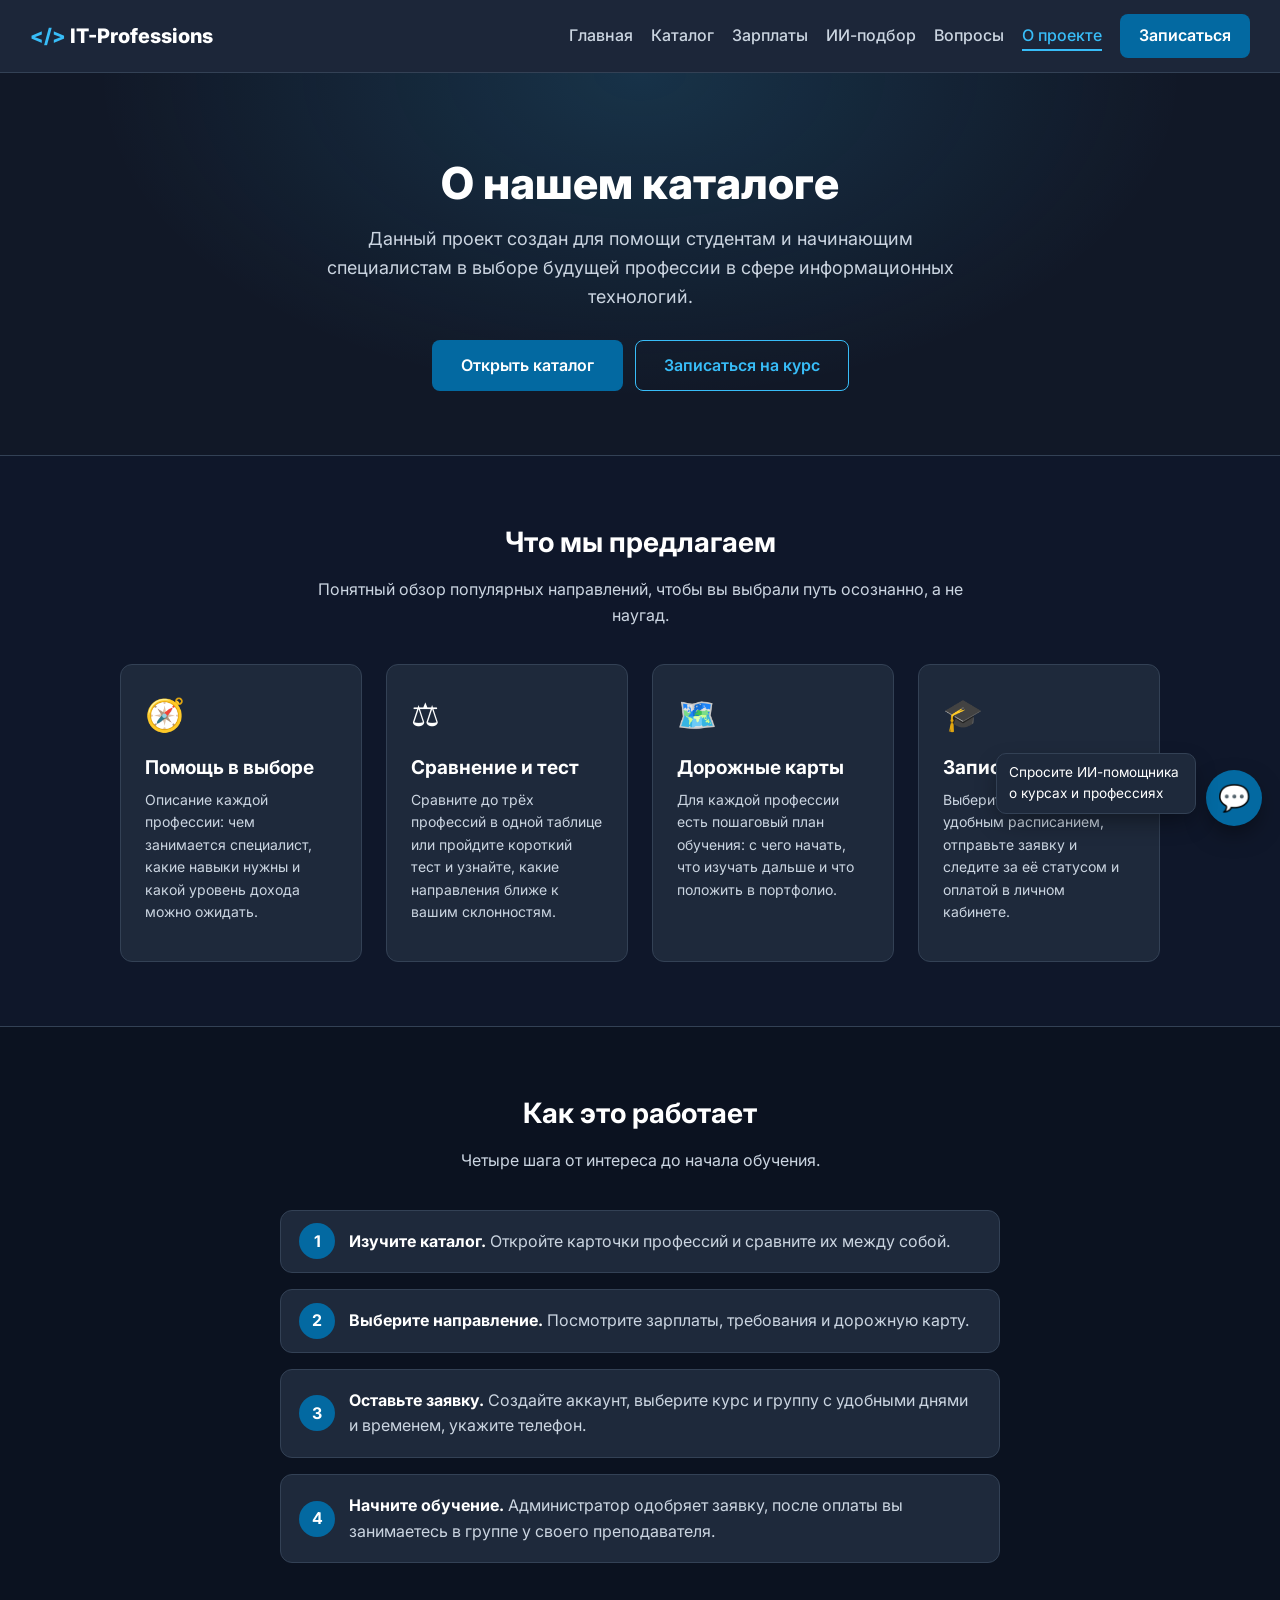
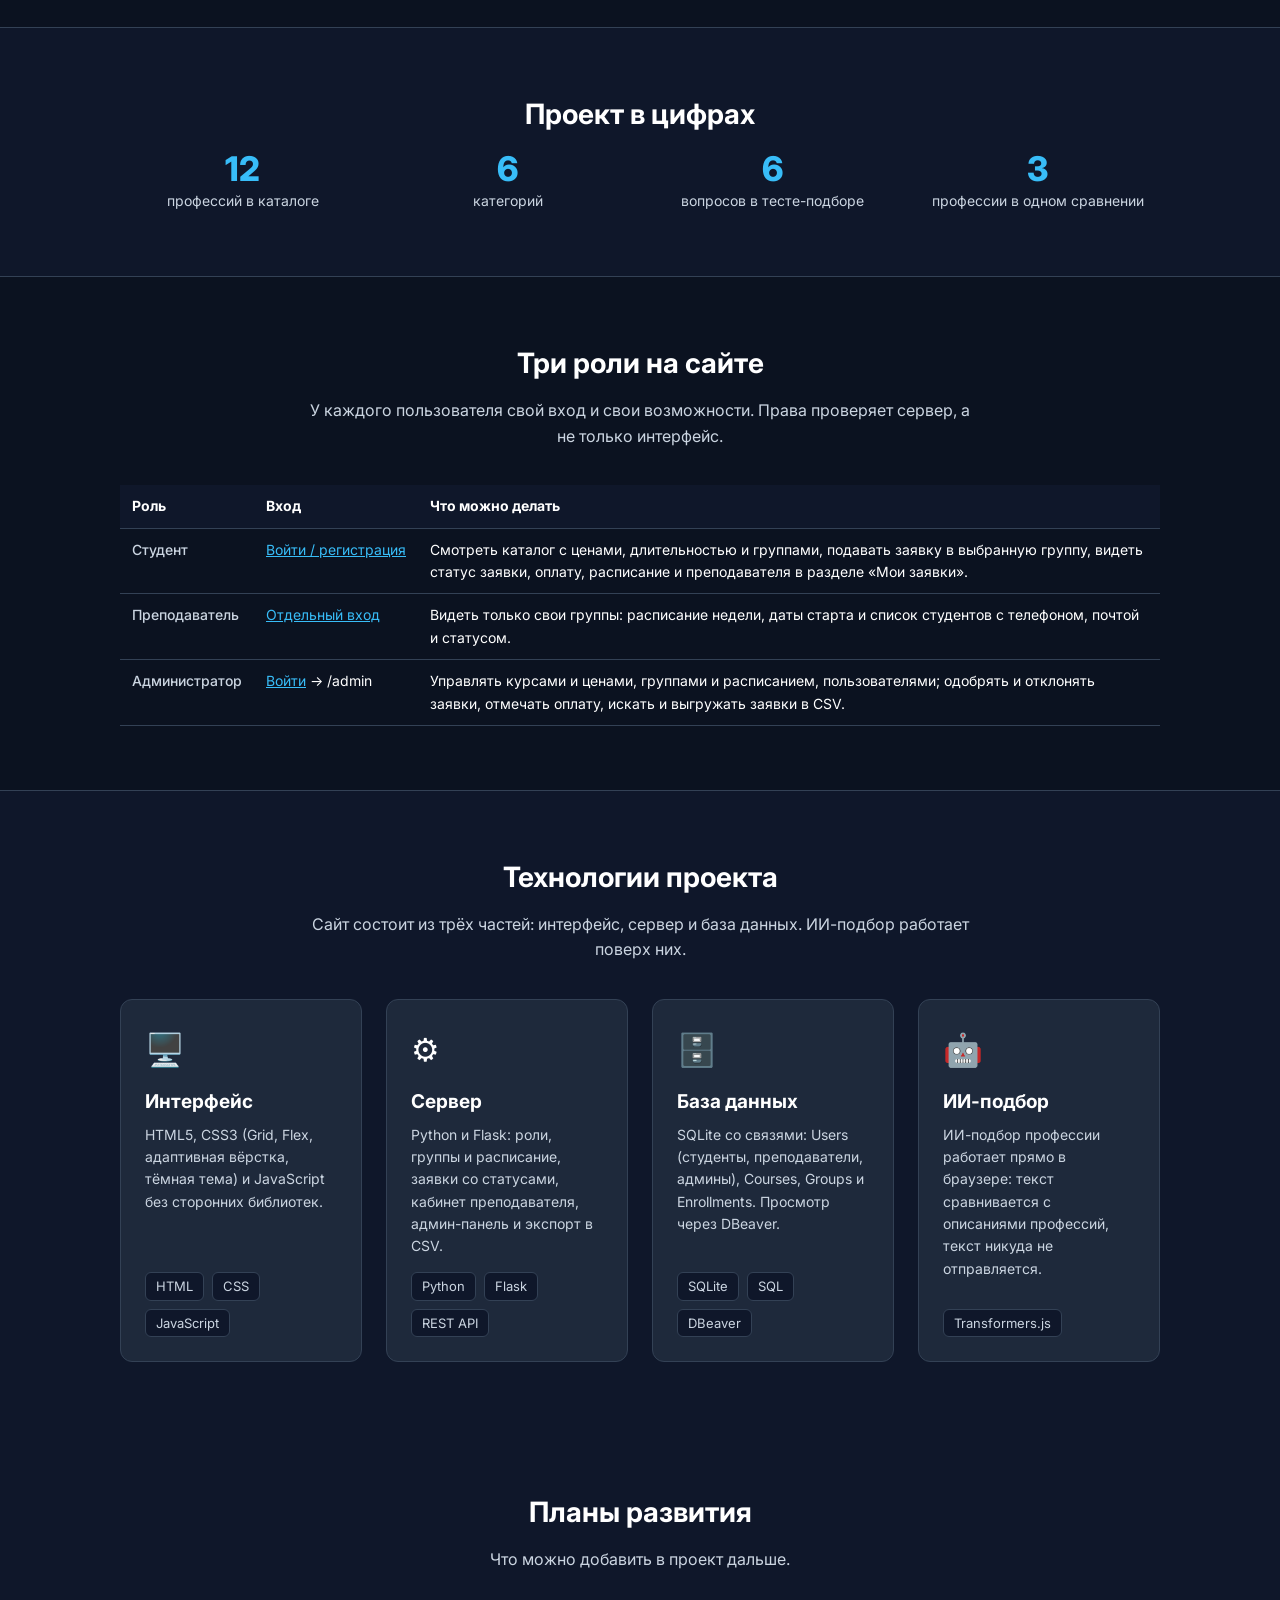
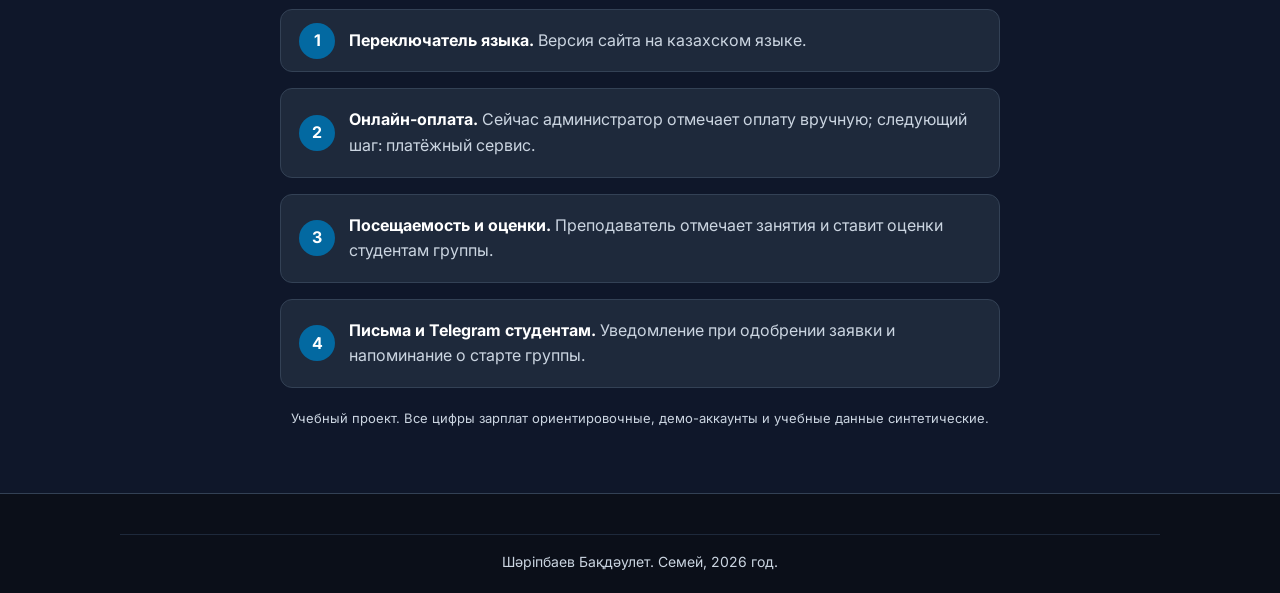
<file: about.html>
<!DOCTYPE html>
<html lang="ru">
<head>
  <meta charset="UTF-8">
  <meta name="viewport" content="width=device-width, initial-scale=1.0">
  <meta name="description" content="О проекте IT-Professions: цели, как устроен сайт, используемые технологии и план развития.">
  <meta name="theme-color" content="#0f172a">
  <title>О проекте — IT Professions</title>
  <link rel="stylesheet" href="style.css">
</head>
<body>

  <header class="header">
    <div class="container header__inner">
      <a class="logo" href="index.html">IT-Professions</a>
      <button class="burger" id="burger" aria-label="Открыть меню" aria-expanded="false" aria-controls="nav">☰</button>
      <nav id="nav" aria-label="Основное меню">
        <ul>
          <li><a href="index.html">Главная</a></li>
          <li><a href="index.html#catalog">Каталог</a></li>
          <li><a href="index.html#salaries">Зарплаты</a></li>
          <li><a href="index.html#ai-helper">ИИ-подбор</a></li>
          <li><a href="index.html#faq">Вопросы</a></li>
          <li><a href="about.html" class="active">О проекте</a></li>
          <li><a class="button" href="index.html#apply">Записаться</a></li>
        </ul>
      </nav>
    </div>
  </header>

  <section class="hero">
    <div class="container">
      <h1>О нашем каталоге</h1>
      <p>Данный проект создан для помощи студентам и начинающим специалистам в выборе будущей профессии в сфере информационных технологий.</p>
      <div class="hero__actions">
        <a class="button" href="index.html#catalog">Открыть каталог</a>
        <a class="button button--ghost" href="index.html#apply">Записаться на курс</a>
      </div>
    </div>
  </section>

  <section class="section">
    <div class="container">
      <h2>Что мы предлагаем</h2>
      <p class="section__lead">Понятный обзор популярных направлений, чтобы вы выбрали путь осознанно, а не наугад.</p>
      <div class="cards cards--4">
        <article class="card card--text">
          <div class="card__icon">🧭</div>
          <h3>Помощь в выборе</h3>
          <p>Описание каждой профессии: чем занимается специалист, какие навыки нужны и какой уровень дохода можно ожидать.</p>
        </article>
        <article class="card card--text">
          <div class="card__icon">⚖️</div>
          <h3>Сравнение и тест</h3>
          <p>Сравните до трёх профессий в одной таблице или пройдите короткий тест и узнайте, какие направления ближе к вашим склонностям.</p>
        </article>
        <article class="card card--text">
          <div class="card__icon">🗺️</div>
          <h3>Дорожные карты</h3>
          <p>Для каждой профессии есть пошаговый план обучения: с чего начать, что изучать дальше и что положить в портфолио.</p>
        </article>
        <article class="card card--text">
          <div class="card__icon">🎓</div>
          <h3>Запись в группу</h3>
          <p>Выберите курс и группу с удобным расписанием, отправьте заявку и следите за её статусом и оплатой в личном кабинете.</p>
        </article>
      </div>
    </div>
  </section>

  <section class="section section--alt">
    <div class="container">
      <h2>Как это работает</h2>
      <p class="section__lead">Четыре шага от интереса до начала обучения.</p>
      <ol class="steps">
        <li><strong>Изучите каталог.</strong> Откройте карточки профессий и сравните их между собой.</li>
        <li><strong>Выберите направление.</strong> Посмотрите зарплаты, требования и дорожную карту.</li>
        <li><strong>Оставьте заявку.</strong> Создайте аккаунт, выберите курс и группу с удобными днями и временем, укажите телефон.</li>
        <li><strong>Начните обучение.</strong> Администратор одобряет заявку, после оплаты вы занимаетесь в группе у своего преподавателя.</li>
      </ol>
    </div>
  </section>

  <section class="section">
    <div class="container">
      <h2>Проект в цифрах</h2>
      <div class="stats">
        <div><div class="stat__number" id="aboutProfessions">—</div><div class="stat__label">профессий в каталоге</div></div>
        <div><div class="stat__number" id="aboutCategories">—</div><div class="stat__label">категорий</div></div>
        <div><div class="stat__number">6</div><div class="stat__label">вопросов в тесте-подборе</div></div>
        <div><div class="stat__number">3</div><div class="stat__label">профессии в одном сравнении</div></div>
      </div>
    </div>
  </section>

  <section class="section section--alt">
    <div class="container">
      <h2>Три роли на сайте</h2>
      <p class="section__lead">У каждого пользователя свой вход и свои возможности. Права проверяет сервер, а не только интерфейс.</p>
      <div class="table-wrap">
        <table class="table">
          <thead><tr><th>Роль</th><th>Вход</th><th>Что можно делать</th></tr></thead>
          <tbody>
            <tr><th>Студент</th><td class="nowrap"><a href="login.html">Войти / регистрация</a></td><td>Смотреть каталог с ценами, длительностью и группами, подавать заявку в выбранную группу, видеть статус заявки, оплату, расписание и преподавателя в разделе «Мои заявки».</td></tr>
            <tr><th>Преподаватель</th><td class="nowrap"><a href="/teacher">Отдельный вход</a></td><td>Видеть только свои группы: расписание недели, даты старта и список студентов с телефоном, почтой и статусом.</td></tr>
            <tr><th>Администратор</th><td class="nowrap"><a href="login.html">Войти</a> → /admin</td><td>Управлять курсами и ценами, группами и расписанием, пользователями; одобрять и отклонять заявки, отмечать оплату, искать и выгружать заявки в CSV.</td></tr>
          </tbody>
        </table>
      </div>
    </div>
  </section>
  <section class="section">
    <div class="container">
      <h2>Технологии проекта</h2>
      <p class="section__lead">Сайт состоит из трёх частей: интерфейс, сервер и база данных. ИИ-подбор работает поверх них.</p>
      <div class="cards cards--4">
        <article class="card card--text">
          <div class="card__icon">🖥️</div>
          <h3>Интерфейс</h3>
          <p>HTML5, CSS3 (Grid, Flex, адаптивная вёрстка, тёмная тема) и JavaScript без сторонних библиотек.</p>
          <div class="tags"><span class="tag">HTML</span><span class="tag">CSS</span><span class="tag">JavaScript</span></div>
        </article>
        <article class="card card--text">
          <div class="card__icon">⚙️</div>
          <h3>Сервер</h3>
          <p>Python и Flask: роли, группы и расписание, заявки со статусами, кабинет преподавателя, админ-панель и экспорт в CSV.</p>
          <div class="tags"><span class="tag">Python</span><span class="tag">Flask</span><span class="tag">REST API</span></div>
        </article>
        <article class="card card--text">
          <div class="card__icon">🗄️</div>
          <h3>База данных</h3>
          <p>SQLite со связями: Users (студенты, преподаватели, админы), Courses, Groups и Enrollments. Просмотр через DBeaver.</p>
          <div class="tags"><span class="tag">SQLite</span><span class="tag">SQL</span><span class="tag">DBeaver</span></div>
        </article>
        <article class="card card--text">
          <div class="card__icon">🤖</div>
          <h3>ИИ-подбор</h3>
          <p>ИИ-подбор профессии работает прямо в браузере: текст сравнивается с описаниями профессий, текст никуда не отправляется.</p>
          <div class="tags"><span class="tag">Transformers.js</span></div>
        </article>
      </div>
    </div>
  </section>

  <section class="section">
    <div class="container">
      <h2>Планы развития</h2>
      <p class="section__lead">Что можно добавить в проект дальше.</p>
      <ol class="steps">
        <li><strong>Переключатель языка.</strong> Версия сайта на казахском языке.</li>
        <li><strong>Онлайн-оплата.</strong> Сейчас администратор отмечает оплату вручную; следующий шаг: платёжный сервис.</li>
        <li><strong>Посещаемость и оценки.</strong> Преподаватель отмечает занятия и ставит оценки студентам группы.</li>
        <li><strong>Письма и Telegram студентам.</strong> Уведомление при одобрении заявки и напоминание о старте группы.</li>
      </ol>
      <p class="note">Учебный проект. Все цифры зарплат ориентировочные, демо-аккаунты и учебные данные синтетические.</p>
    </div>
  </section>

  <footer class="footer">
    <div class="container">
      <p>Шәріпбаев Бақдәулет. Семей, 2026 год.</p>
    </div>
  </footer>

  <script src="data.js"></script>
  <script src="auth.js"></script>
  <script src="script.js"></script>
  <script src="chat.js"></script>
</body>
</html>
</file>
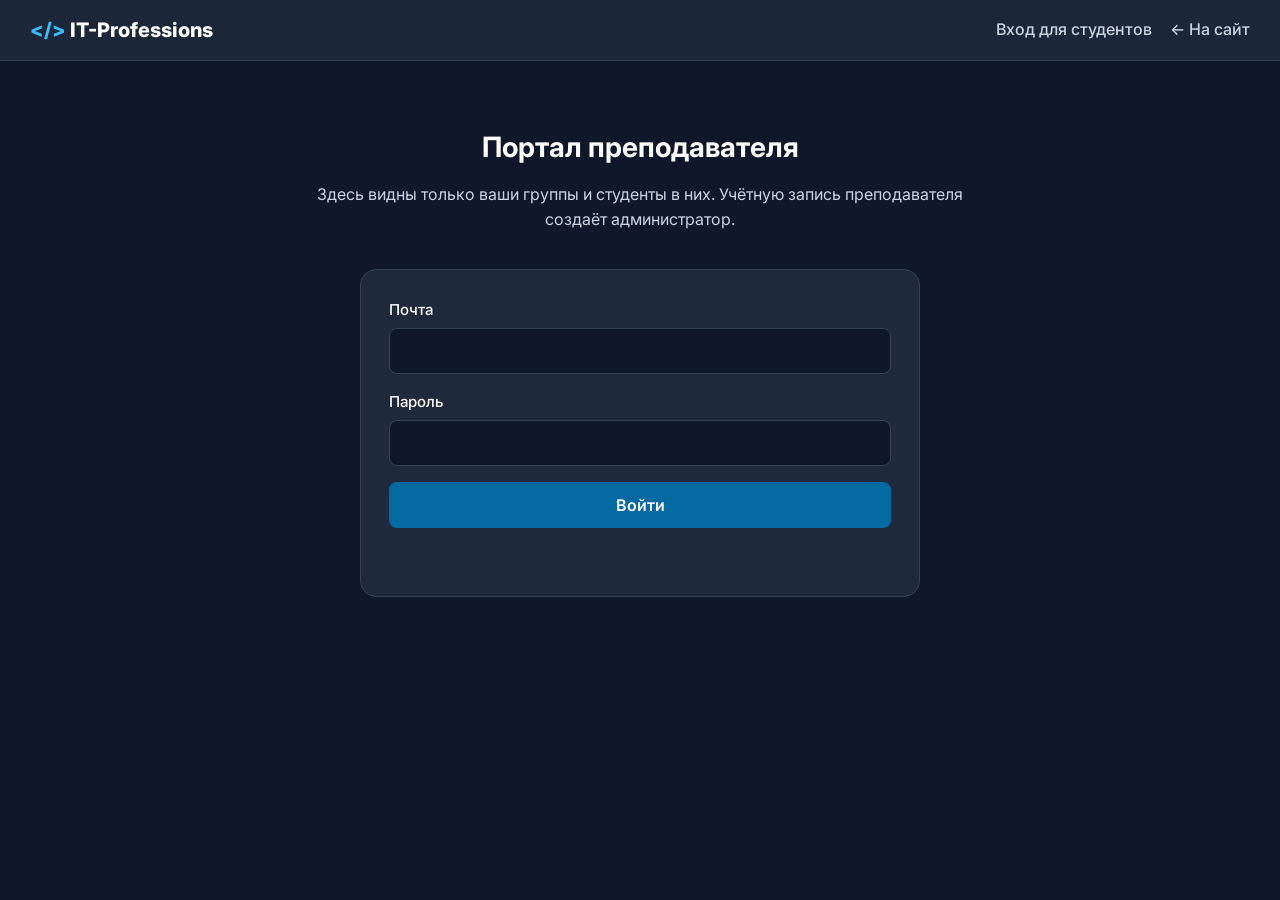
<file: teacher_login.html>
<!DOCTYPE html>
<html lang="ru">
<head>
  <meta charset="UTF-8">
  <meta name="viewport" content="width=device-width, initial-scale=1.0">
  <meta name="robots" content="noindex, nofollow">
  <title>Вход для преподавателей — IT Academy</title>
  <link rel="stylesheet" href="/style.css">
</head>
<body>
  <header class="header">
    <div class="container header__inner">
      <a class="logo" href="/index.html">IT-Professions</a>
      <nav><ul><li><a href="/login.html">Вход для студентов</a></li><li><a href="/index.html">← На сайт</a></li></ul></nav>
    </div>
  </header>

  <main class="section">
    <div class="container">
      <h2>Портал преподавателя</h2>
      <p class="section__lead">Здесь видны только ваши группы и студенты в них. Учётную запись преподавателя создаёт администратор.</p>

      <form class="form" id="teacherForm" novalidate>
        <label>Почта
          <input type="email" id="email" maxlength="120" autocomplete="email" required>
        </label>
        <label>Пароль
          <input type="password" id="password" maxlength="128" autocomplete="current-password" required>
        </label>
        <button type="submit" class="button" id="submit">Войти</button>
        <div class="form-status" id="status" role="status" aria-live="polite"></div>
      </form>
    </div>
  </main>

  <script src="/auth.js"></script>
  <script>
  (function () {
    'use strict';
    var $ = function (s) { return document.querySelector(s); };
    function show(text, ok) { var s = $('#status'); s.textContent = text; s.className = 'form-status ' + (ok ? 'success' : 'error'); }

    $('#teacherForm').addEventListener('submit', async function (e) {
      e.preventDefault();
      var email = $('#email').value.trim(), password = $('#password').value;
      if (!email || !password) { show('Введите почту и пароль.', false); return; }
      $('#submit').disabled = true;
      show('Подождите…', true);
      try {
        await Auth.teacherLogin(email, password);
        location.href = '/teacher/dashboard';
      } catch (err) {
        show(err.message === 'NO_SERVER' ? 'Нет связи с сервером. Запустите python app.py.' : err.message, false);
      } finally {
        $('#submit').disabled = false;
      }
    });
  })();
  </script>
</body>
</html>
</file>
<file: style.css>
@import url('https://fonts.googleapis.com/css2?family=Inter:wght@400;500;600;700;800&display=swap');

* {
  margin: 0;
  padding: 0;
  box-sizing: border-box;
}

:root {
  --bg-main: #0f172a;          /* Тёмный фон */
  --bg-soft: #0b1220;          /* Чередующиеся секции */
  --bg-card: #1e293b;          /* Фон карточек */
  --text-main: #ffffff;
  --text-muted: #cbd5e1;
  --accent: #38bdf8;           /* Голубой акцент */
  --accent-green: #4ade80;
  --accent-yellow: #facc15;
  --accent-btn: #0369a1;
  --accent-btn-hover: #075985;
  --danger: #f87171;
  --border-color: #334155;
  --radius: 12px;
  --shadow: 0 10px 25px -5px rgba(0, 0, 0, 0.45);
}

html {
  scroll-behavior: smooth;
  scroll-padding-top: 84px; /* заголовки не прячутся под шапкой */
}

body {
  font-family: 'Inter', system-ui, -apple-system, 'Segoe UI', sans-serif;
  font-size: 16px;
  line-height: 1.6;
  color: var(--text-main);
  background: var(--bg-main);
}

body.modal-open {
  overflow: hidden;
}

img {
  max-width: 100%;
  display: block;
}

a {
  color: var(--accent);
}

:focus-visible {
  outline: 2px solid var(--accent);
  outline-offset: 2px;
}

.container {
  max-width: 1080px;
  margin: 0 auto;
  padding: 0 20px;
}

.skip-link {
  position: absolute;
  left: -9999px;
  top: 8px;
  background: var(--accent);
  color: #0f172a;
  padding: 8px 14px;
  border-radius: 6px;
  z-index: 2000;
  font-weight: 700;
}

.skip-link:focus {
  left: 8px;
}

/* ---------- ШАПКА ---------- */
.header {
  background: rgba(30, 41, 59, 0.92);
  backdrop-filter: blur(8px);
  border-bottom: 1px solid var(--border-color);
  padding: 14px 0;
  position: sticky;
  top: 0;
  z-index: 100;
}

.header__inner {
  display: flex;
  justify-content: space-between;
  align-items: center;
  gap: 16px;
}

.logo {
  font-size: 20px;
  font-weight: 800;
  color: #ffffff;
  text-decoration: none;
  white-space: nowrap;
}

.logo::before {
  content: "</> ";
  color: var(--accent);
}

.header nav ul {
  display: flex;
  align-items: center;
  gap: 22px;
  list-style: none;
}

.header nav a:not(.button) {
  text-decoration: none;
  color: var(--text-muted);
  font-weight: 500;
  padding-bottom: 4px;
  border-bottom: 2px solid transparent;
  transition: color 0.2s, border-color 0.2s;
}

.header nav a:not(.button):hover,
.header nav a.active {
  color: var(--accent);
  border-color: var(--accent);
}

.header .button {
  padding: 8px 18px;
}

.burger {
  display: none;
  background: none;
  border: 1px solid var(--border-color);
  color: #fff;
  border-radius: 8px;
  width: 42px;
  height: 42px;
  font-size: 22px;
  line-height: 1;
  cursor: pointer;
}

/* ---------- HERO ---------- */
.hero {
  padding: 84px 0 64px 0;
  text-align: center;
  background:
    radial-gradient(ellipse at top, rgba(56, 189, 248, 0.16), transparent 60%),
    #111827;
  border-bottom: 1px solid var(--border-color);
}

.hero h1 {
  font-size: clamp(28px, 5vw, 44px);
  font-weight: 800;
  line-height: 1.2;
  margin-bottom: 16px;
}

.hero p {
  color: var(--text-muted);
  font-size: 18px;
  max-width: 640px;
  margin: 0 auto 28px auto;
}

.hero__actions {
  display: flex;
  gap: 12px;
  justify-content: center;
  flex-wrap: wrap;
}

.hero .stats {
  margin-top: 48px;
}

/* ---------- КНОПКИ ---------- */
.button {
  display: inline-block;
  background: var(--accent-btn);
  color: #ffffff;
  font-weight: 600;
  padding: 12px 28px;
  border-radius: 8px;
  text-decoration: none;
  border: 1px solid transparent;
  cursor: pointer;
  font-size: 16px;
  font-family: inherit;
  transition: background 0.2s, transform 0.15s;
}

.button:hover {
  background: var(--accent-btn-hover);
  transform: translateY(-2px);
}

.button:disabled {
  opacity: 0.6;
  cursor: not-allowed;
  transform: none;
}

.button--ghost {
  background: transparent;
  border-color: var(--accent);
  color: var(--accent);
}

.button--ghost:hover {
  background: rgba(56, 189, 248, 0.12);
}

.button--small {
  padding: 8px 14px;
  font-size: 14px;
}

.button--danger {
  background: #991b1b;
}

.button--danger:hover {
  background: #7f1d1d;
}

/* ---------- СЕКЦИИ ---------- */
.section {
  padding: 64px 0;
}

.section--alt {
  background: var(--bg-soft);
  border-top: 1px solid var(--border-color);
  border-bottom: 1px solid var(--border-color);
}

.section h2 {
  font-size: 28px;
  margin-bottom: 12px;
  text-align: center;
}

.section__lead {
  text-align: center;
  color: var(--text-muted);
  max-width: 660px;
  margin: 0 auto 36px auto;
}

.note {
  text-align: center;
  color: var(--text-muted);
  font-size: 13px;
  margin-top: 20px;
}

/* ---------- ПАНЕЛЬ КАТАЛОГА ---------- */
.toolbar {
  display: grid;
  grid-template-columns: 1fr auto;
  gap: 12px;
  margin-bottom: 16px;
}

.toolbar input[type="search"],
.toolbar select {
  background: var(--bg-card);
  color: #fff;
  border: 1px solid var(--border-color);
  border-radius: 8px;
  padding: 11px 14px;
  font-family: inherit;
  font-size: 16px;
  width: 100%;
}

.chips {
  display: flex;
  flex-wrap: wrap;
  gap: 8px;
  margin-bottom: 24px;
}

.chip {
  background: var(--bg-card);
  color: var(--text-muted);
  border: 1px solid var(--border-color);
  border-radius: 999px;
  padding: 6px 14px;
  font-size: 14px;
  font-family: inherit;
  cursor: pointer;
  transition: all 0.2s;
}

.chip:hover {
  border-color: var(--accent);
  color: #fff;
}

.chip[aria-pressed="true"] {
  background: var(--accent);
  border-color: var(--accent);
  color: #0f172a;
  font-weight: 700;
}

.result-count {
  color: var(--text-muted);
  font-size: 14px;
  margin-bottom: 14px;
}

.empty {
  text-align: center;
  color: var(--text-muted);
  padding: 40px 0;
  grid-column: 1 / -1;
}

/* ---------- КАРТОЧКИ ---------- */
.cards {
  display: grid;
  grid-template-columns: repeat(auto-fill, minmax(260px, 1fr));
  gap: 24px;
}

.card {
  background: var(--bg-card);
  border: 1px solid var(--border-color);
  border-radius: var(--radius);
  overflow: hidden;
  display: flex;
  flex-direction: column;
  transition: transform 0.25s, border-color 0.25s, box-shadow 0.25s;
}

.card:hover {
  transform: translateY(-6px);
  border-color: var(--accent);
  box-shadow: var(--shadow);
}

.card__media {
  height: 160px;
  width: 100%;
  object-fit: cover;
}

.card__media--gen {
  display: flex;
  align-items: center;
  justify-content: center;
  font-size: 60px;
  background:
    radial-gradient(circle at 30% 20%, hsla(var(--hue), 90%, 60%, 0.45), transparent 60%),
    linear-gradient(135deg, hsl(var(--hue), 45%, 22%), hsl(var(--hue), 40%, 12%));
}

.card__body {
  padding: 18px 20px 20px;
  display: flex;
  flex-direction: column;
  flex-grow: 1;
}

.badge {
  display: inline-block;
  align-self: flex-start;
  font-size: 12px;
  font-weight: 600;
  color: var(--accent);
  background: rgba(56, 189, 248, 0.12);
  border: 1px solid rgba(56, 189, 248, 0.35);
  border-radius: 999px;
  padding: 2px 10px;
  margin-bottom: 10px;
}

.card h3 {
  font-size: 19px;
  margin-bottom: 6px;
}

.card p {
  color: var(--text-muted);
  font-size: 14px;
  margin-bottom: 14px;
  flex-grow: 1;
}

.card__meta {
  display: grid;
  gap: 4px;
  font-size: 13px;
  color: var(--text-muted);
  margin-bottom: 14px;
}

.card__meta strong {
  color: var(--accent-green);
}

.card__actions {
  display: flex;
  align-items: center;
  justify-content: space-between;
  gap: 10px;
}

.card-btn {
  background: var(--accent-btn);
  color: #ffffff;
  border: none;
  padding: 9px 16px;
  border-radius: 6px;
  font-weight: 600;
  cursor: pointer;
  font-family: inherit;
  font-size: 14px;
  transition: background 0.2s;
}

.card-btn:hover {
  background: var(--accent-btn-hover);
}

.compare-check {
  display: flex;
  align-items: center;
  gap: 6px;
  font-size: 13px;
  color: var(--text-muted);
  cursor: pointer;
  user-select: none;
}

.compare-check input {
  accent-color: var(--accent);
  width: 16px;
  height: 16px;
}

.dots {
  letter-spacing: 2px;
  color: var(--accent-yellow);
}

/* Панель сравнения */
.compare-bar {
  position: fixed;
  left: 50%;
  bottom: 16px;
  transform: translate(-50%, 140%);
  transition: transform 0.3s;
  z-index: 150;
  background: var(--bg-card);
  border: 1px solid var(--accent);
  border-radius: 14px;
  padding: 10px 14px;
  display: flex;
  align-items: center;
  gap: 12px;
  box-shadow: var(--shadow);
  max-width: calc(100% - 24px);
  flex-wrap: wrap;
  justify-content: center;
}

.compare-bar.show {
  transform: translate(-50%, 0);
}

/* ---------- СТАТИСТИКА ---------- */
.stats {
  display: grid;
  grid-template-columns: repeat(auto-fit, minmax(150px, 1fr));
  gap: 20px;
  text-align: center;
}

.stat__number {
  font-size: 34px;
  font-weight: 800;
  color: var(--accent);
  line-height: 1.2;
}

.stat__label {
  color: var(--text-muted);
  font-size: 14px;
}

/* ---------- ГРАФИК ЗАРПЛАТ ---------- */
.chart {
  max-width: 860px;
  margin: 0 auto;
  display: grid;
  gap: 14px;
}

.chart__row {
  display: grid;
  grid-template-columns: 190px 1fr;
  gap: 14px;
  align-items: center;
}

.chart__name {
  font-weight: 600;
  font-size: 14px;
}

.chart__track {
  position: relative;
  height: 28px;
  background: var(--bg-card);
  border: 1px solid var(--border-color);
  border-radius: 8px;
}

.chart__bar {
  position: absolute;
  top: 3px;
  bottom: 3px;
  border-radius: 6px;
  background: linear-gradient(90deg, #0284c7, var(--accent));
}

.chart__mid {
  position: absolute;
  top: 0;
  bottom: 0;
  width: 3px;
  background: var(--accent-yellow);
  border-radius: 2px;
}

.chart__values {
  grid-column: 2;
  font-size: 12px;
  color: var(--text-muted);
  margin-top: -8px;
}

.legend {
  display: flex;
  gap: 18px;
  justify-content: center;
  flex-wrap: wrap;
  font-size: 13px;
  color: var(--text-muted);
  margin-bottom: 22px;
}

.legend i {
  display: inline-block;
  width: 22px;
  height: 10px;
  border-radius: 3px;
  vertical-align: middle;
  margin-right: 6px;
  background: linear-gradient(90deg, #0284c7, var(--accent));
}

.legend i.mid {
  width: 4px;
  height: 14px;
  background: var(--accent-yellow);
}

/* ---------- ТЕКСТОВЫЕ КАРТОЧКИ, ШАГИ ---------- */
.card--text {
  padding: 24px;
}

.card__icon {
  font-size: 32px;
  margin-bottom: 12px;
}

.steps {
  list-style: none;
  counter-reset: step;
  display: grid;
  gap: 16px;
  max-width: 720px;
  margin: 0 auto;
}

.steps li {
  counter-increment: step;
  background: var(--bg-card);
  border: 1px solid var(--border-color);
  border-radius: var(--radius);
  padding: 18px 20px 18px 68px;
  position: relative;
  color: var(--text-muted);
}

.steps li::before {
  content: counter(step);
  position: absolute;
  left: 18px;
  top: 50%;
  transform: translateY(-50%);
  width: 36px;
  height: 36px;
  border-radius: 50%;
  background: var(--accent-btn);
  color: #fff;
  font-weight: 700;
  display: flex;
  align-items: center;
  justify-content: center;
}

.steps strong {
  color: #fff;
}

/* ---------- ТЕСТ-ПОДБОР ---------- */
.cta-box {
  max-width: 760px;
  margin: 0 auto;
  text-align: center;
  background: linear-gradient(135deg, rgba(56, 189, 248, 0.14), rgba(74, 222, 128, 0.08));
  border: 1px solid var(--border-color);
  border-radius: 18px;
  padding: 36px 24px;
}

.cta-box h2 {
  margin-bottom: 10px;
}

.cta-box p {
  color: var(--text-muted);
  margin-bottom: 20px;
}

.progress {
  height: 6px;
  background: var(--border-color);
  border-radius: 999px;
  overflow: hidden;
  margin-bottom: 20px;
}

.progress span {
  display: block;
  height: 100%;
  background: var(--accent);
  transition: width 0.3s;
}

.quiz-options {
  display: grid;
  gap: 10px;
  margin-top: 16px;
}

.quiz-option {
  text-align: left;
  background: var(--bg-main);
  color: #fff;
  border: 1px solid var(--border-color);
  border-radius: 10px;
  padding: 14px 16px;
  font-family: inherit;
  font-size: 16px;
  cursor: pointer;
  transition: border-color 0.2s, background 0.2s;
}

.quiz-option:hover {
  border-color: var(--accent);
  background: rgba(56, 189, 248, 0.08);
}

.result-item {
  background: var(--bg-main);
  border: 1px solid var(--border-color);
  border-radius: 12px;
  padding: 14px 16px;
  margin-top: 12px;
}

.result-item__top {
  display: flex;
  justify-content: space-between;
  align-items: center;
  gap: 10px;
  font-weight: 700;
  margin-bottom: 8px;
}

/* ---------- ФОРМА ---------- */
.form {
  max-width: 560px;
  margin: 0 auto;
  background: var(--bg-card);
  border: 1px solid var(--border-color);
  border-radius: 16px;
  padding: 28px;
  display: grid;
  gap: 16px;
}

.form__row {
  display: grid;
  grid-template-columns: 1fr 1fr;
  gap: 16px;
}

.form label {
  display: grid;
  gap: 6px;
  font-weight: 500;
  font-size: 15px;
}

.form label small {
  color: var(--text-muted);
  font-weight: 400;
}

.form input,
.form select,
.form textarea {
  width: 100%;
  background: var(--bg-main);
  color: #fff;
  border: 1px solid var(--border-color);
  border-radius: 8px;
  padding: 12px 14px;
  font-family: inherit;
  font-size: 16px;
  transition: border-color 0.2s;
}

.form textarea {
  resize: vertical;
  min-height: 90px;
}

.form input:focus,
.form select:focus,
.form textarea:focus {
  border-color: var(--accent);
}

.form input.invalid,
.form select.invalid {
  border-color: var(--danger);
}

.field-error {
  color: var(--danger);
  font-size: 13px;
  min-height: 0;
}

.form .check {
  display: flex;
  align-items: flex-start;
  gap: 10px;
  font-weight: 400;
  font-size: 14px;
  color: var(--text-muted);
}

.form .check input {
  width: 18px;
  height: 18px;
  margin-top: 3px;
  accent-color: var(--accent);
  flex-shrink: 0;
}

.form .hp {
  position: absolute;
  left: -9999px;
  opacity: 0;
  height: 0;
  width: 0;
}

.form-status {
  min-height: 24px;
  text-align: center;
  font-weight: 600;
}

.form-status.success { color: var(--accent-green); }
.form-status.error { color: var(--danger); }

/* ---------- FAQ ---------- */
.faq {
  max-width: 760px;
  margin: 0 auto;
  display: grid;
  gap: 12px;
}

.faq details {
  background: var(--bg-card);
  border: 1px solid var(--border-color);
  border-radius: var(--radius);
  padding: 0 20px;
}

.faq summary {
  cursor: pointer;
  font-weight: 600;
  padding: 16px 0;
  list-style: none;
  display: flex;
  justify-content: space-between;
  gap: 12px;
}

.faq summary::-webkit-details-marker {
  display: none;
}

.faq summary::after {
  content: "+";
  color: var(--accent);
  font-size: 22px;
  line-height: 1;
}

.faq details[open] summary::after {
  content: "−";
}

.faq details p {
  color: var(--text-muted);
  padding-bottom: 16px;
}

/* ---------- ОКНА (dialog) ---------- */
dialog.modal {
  border: 2px solid var(--accent);
  border-radius: 16px;
  background: var(--bg-card);
  color: #ffffff;
  padding: 0;
  width: min(760px, calc(100% - 24px));
  max-height: calc(100vh - 24px);
  margin: auto;
  overflow: hidden;
  box-shadow: var(--shadow);
}

dialog.modal[open] {
  display: flex;
  flex-direction: column;
  animation: slideUp 0.25s ease;
}

dialog.modal--wide {
  width: min(980px, calc(100% - 24px));
}

dialog.modal::backdrop {
  background: rgba(0, 0, 0, 0.75);
}

.modal__body {
  padding: 28px;
  overflow-y: auto;
}

.close-btn {
  position: absolute;
  top: 10px;
  right: 14px;
  z-index: 2;
  color: #ffffff;
  font-size: 30px;
  background: none;
  border: none;
  line-height: 1;
  cursor: pointer;
  transition: color 0.2s;
}

.close-btn:hover {
  color: var(--accent);
}

.modal__head {
  display: flex;
  gap: 14px;
  align-items: center;
  padding-right: 30px;
  margin-bottom: 14px;
}

.modal__icon {
  font-size: 40px;
}

.modal h2 {
  text-align: left;
  margin: 0;
  font-size: 26px;
}

.modal-subtitle {
  color: var(--accent);
  font-size: 15px;
  font-weight: 600;
}

.modal h4 {
  margin-top: 18px;
  margin-bottom: 8px;
  font-size: 16px;
}

.modal ul,
.modal ol {
  padding-left: 22px;
  color: #f1f5f9;
  font-size: 15px;
  margin-bottom: 8px;
}

.modal li {
  margin-bottom: 3px;
}

.modal__desc {
  color: var(--text-muted);
  margin-bottom: 6px;
}

.grid-2 {
  display: grid;
  grid-template-columns: 1fr 1fr;
  gap: 8px 28px;
}

.tags {
  display: flex;
  flex-wrap: wrap;
  gap: 8px;
}

.tag {
  background: var(--bg-main);
  border: 1px solid var(--border-color);
  border-radius: 6px;
  padding: 3px 10px;
  font-size: 13px;
  color: var(--text-muted);
}

.salary {
  font-size: 20px;
  font-weight: 800;
  color: var(--accent-green);
}

.salary-table {
  display: grid;
  grid-template-columns: repeat(3, 1fr);
  gap: 10px;
  margin-top: 8px;
}

.salary-table div {
  background: var(--bg-main);
  border: 1px solid var(--border-color);
  border-radius: 10px;
  padding: 10px 12px;
  text-align: center;
}

.salary-table span {
  display: block;
  font-size: 12px;
  color: var(--text-muted);
}

.salary-table b {
  color: var(--accent-green);
  font-size: 15px;
}

.facts {
  display: grid;
  grid-template-columns: repeat(auto-fit, minmax(150px, 1fr));
  gap: 10px;
  margin-top: 6px;
}

.facts div {
  background: var(--bg-main);
  border: 1px solid var(--border-color);
  border-radius: 10px;
  padding: 10px 12px;
  font-size: 14px;
}

.facts span {
  display: block;
  font-size: 12px;
  color: var(--text-muted);
}

.modal__actions {
  display: flex;
  gap: 10px;
  flex-wrap: wrap;
  margin-top: 22px;
}

/* Таблица сравнения */
.table-wrap {
  overflow-x: auto;
}

table.table {
  width: 100%;
  border-collapse: collapse;
  font-size: 14px;
}

.table th,
.table td {
  text-align: left;
  vertical-align: top;
  padding: 10px 12px;
  border-bottom: 1px solid var(--border-color);
}

.table thead th {
  color: #fff;
  background: var(--bg-main);
  white-space: nowrap;
}

.table tbody th {
  color: var(--text-muted);
  font-weight: 500;
  white-space: nowrap;
}

.table ul {
  padding-left: 16px;
  margin: 0;
}

/* ---------- ФУТЕР ---------- */
.footer {
  background: #0b0f19;
  border-top: 1px solid var(--border-color);
  color: var(--text-muted);
  padding: 40px 0 20px 0;
}

.footer__contacts {
  display: flex;
  justify-content: space-around;
  margin-bottom: 24px;
  flex-wrap: wrap;
  gap: 16px;
}

.footer__contacts div h4 {
  color: #ffffff;
  margin-bottom: 6px;
}

.footer a {
  color: var(--accent);
  text-decoration: none;
}

.footer a:hover {
  text-decoration: underline;
}

.footer__bottom,
.footer .container > p {
  text-align: center;
  border-top: 1px solid #1e293b;
  padding-top: 16px;
  font-size: 14px;
}

.to-top {
  position: fixed;
  right: 18px;
  bottom: 18px;
  width: 44px;
  height: 44px;
  border-radius: 50%;
  border: 1px solid var(--accent);
  background: var(--bg-card);
  color: var(--accent);
  font-size: 20px;
  cursor: pointer;
  display: none;
  z-index: 140;
}

.to-top.show {
  display: block;
}

/* ---------- АДМИН-ПАНЕЛЬ ---------- */
.admin-bar {
  display: grid;
  grid-template-columns: 1fr 1fr auto;
  gap: 12px;
  align-items: end;
  margin-bottom: 20px;
}

.admin-bar label {
  display: grid;
  gap: 6px;
  font-size: 14px;
  color: var(--text-muted);
}

.admin-bar input,
.filters input,
.filters select,
.status-select {
  background: var(--bg-card);
  color: #fff;
  border: 1px solid var(--border-color);
  border-radius: 8px;
  padding: 10px 12px;
  font-family: inherit;
  font-size: 15px;
  width: 100%;
}

.filters {
  display: grid;
  grid-template-columns: 2fr 1fr 1fr 1fr auto;
  gap: 12px;
  margin: 24px 0 14px;
}

.status-select {
  padding: 6px 8px;
  font-size: 13px;
  width: auto;
}

.tile {
  background: var(--bg-card);
  border: 1px solid var(--border-color);
  border-radius: var(--radius);
  padding: 18px;
  text-align: center;
}

.bars {
  display: grid;
  gap: 8px;
  margin-top: 8px;
}

.bar-row {
  display: grid;
  grid-template-columns: 170px 1fr 36px;
  gap: 10px;
  align-items: center;
  font-size: 14px;
}

.bar-row i {
  display: block;
  height: 12px;
  border-radius: 6px;
  background: var(--accent);
  min-width: 4px;
}

.spark {
  display: flex;
  align-items: flex-end;
  gap: 4px;
  height: 90px;
  margin-top: 8px;
}

.spark span {
  flex: 1;
  background: var(--accent);
  border-radius: 3px 3px 0 0;
  min-height: 3px;
  position: relative;
}

.pill {
  display: inline-block;
  padding: 2px 10px;
  border-radius: 999px;
  font-size: 12px;
  font-weight: 700;
}

.pill--new { background: rgba(56, 189, 248, 0.18); color: var(--accent); }
.pill--contacted { background: rgba(250, 204, 21, 0.18); color: var(--accent-yellow); }
.pill--enrolled { background: rgba(74, 222, 128, 0.18); color: var(--accent-green); }
.pill--rejected { background: rgba(248, 113, 113, 0.18); color: var(--danger); }

/* ---------- АНИМАЦИИ ---------- */
@keyframes slideUp {
  from { opacity: 0; transform: translateY(20px); }
  to   { opacity: 1; transform: translateY(0); }
}

@media (prefers-reduced-motion: reduce) {
  *, *::before, *::after {
    animation: none !important;
    transition: none !important;
    scroll-behavior: auto !important;
  }
}

/* ---------- АДАПТИВНОСТЬ ---------- */
@media (max-width: 820px) {
  .burger { display: block; }

  .header nav {
    display: none;
    position: absolute;
    left: 0;
    right: 0;
    top: 100%;
    background: var(--bg-card);
    border-bottom: 1px solid var(--border-color);
    padding: 12px 20px 18px;
  }

  .header nav.open { display: block; }

  .header nav ul {
    flex-direction: column;
    align-items: flex-start;
    gap: 14px;
  }

  .hero { padding: 56px 0 44px 0; }
  .section { padding: 44px 0; }
  .stats { grid-template-columns: repeat(2, minmax(0, 1fr)); gap: 16px; }
  .stat__number { font-size: 24px; }
  .toolbar { grid-template-columns: 1fr; }
  .grid-2,
  .form__row { grid-template-columns: 1fr; }
  .salary-table { grid-template-columns: 1fr; }
  .chart__row { grid-template-columns: 1fr; gap: 6px; }
  .chart__values { grid-column: 1; margin-top: 0; }
  .footer__contacts { flex-direction: column; text-align: center; }
  .modal__body { padding: 22px 18px; }
  .admin-bar,
  .filters { grid-template-columns: 1fr; }
  .bar-row { grid-template-columns: 110px 1fr 30px; }
}


/* ---------- ВЫБОР УРОВНЯ ---------- */
.levels {
  display: grid;
  grid-template-columns: repeat(auto-fit, minmax(240px, 1fr));
  gap: 20px;
  max-width: 900px;
  margin: 0 auto;
}

.level-card {
  display: grid;
  gap: 8px;
  text-align: left;
  background: var(--bg-card);
  color: var(--text-muted);
  border: 1px solid var(--border-color);
  border-radius: var(--radius);
  padding: 22px;
  font-family: inherit;
  font-size: 14px;
  cursor: pointer;
  transition: transform 0.2s, border-color 0.2s;
}

.level-card strong { color: #fff; font-size: 18px; }
.level-card__tag { color: var(--accent); font-size: 12px; font-weight: 700; text-transform: uppercase; letter-spacing: 0.06em; }
.level-card:hover { transform: translateY(-4px); border-color: var(--accent); }
.level-card[aria-pressed="true"] { border-color: var(--accent); box-shadow: 0 0 0 2px rgba(56, 189, 248, 0.35); }


/* ---------- ВХОД / РЕГИСТРАЦИЯ ---------- */
.tabs { display: flex; gap: 8px; justify-content: center; margin-bottom: 18px; }
.tab {
  background: var(--bg-card); color: var(--text-muted); border: 1px solid var(--border-color);
  border-radius: 999px; padding: 8px 20px; font-family: inherit; font-size: 15px; cursor: pointer;
}
.tab[aria-selected="true"] { background: var(--accent); border-color: var(--accent); color: #0f172a; font-weight: 700; }
code { font-family: ui-monospace, Consolas, monospace; font-size: 0.92em; }

[hidden] { display: none !important; }


/* ---------- ЦЕНЫ, ГРУППЫ, РОЛИ (IT-Academy) ---------- */
.price { color: var(--accent-green); font-weight: 700; }
.muted { color: var(--text-muted); }

.group-list { display: grid; gap: 10px; margin-top: 8px; }
.group-row {
  display: flex; justify-content: space-between; align-items: center; gap: 12px;
  background: var(--bg-main); border: 1px solid var(--border-color); border-radius: 10px; padding: 10px 14px;
}
.group-row span { display: block; font-size: 13px; color: var(--text-muted); }

.pill--pending { background: rgba(250, 204, 21, 0.18); color: var(--accent-yellow); }
.pill--approved { background: rgba(74, 222, 128, 0.18); color: var(--accent-green); }

.login-notice {
  max-width: 560px; margin: 0 auto 16px; padding: 12px 16px; text-align: center;
  background: rgba(250, 204, 21, 0.1); border: 1px solid rgba(250, 204, 21, 0.4); border-radius: var(--radius);
}

/* панели и формы в админке / кабинете преподавателя */
.panel { background: var(--bg-card); border: 1px solid var(--border-color); border-radius: var(--radius); padding: 20px; margin-bottom: 24px; }
.panel h3 { margin-bottom: 12px; font-size: 18px; }
.panel-form { display: grid; grid-template-columns: repeat(auto-fit, minmax(190px, 1fr)); gap: 12px; align-items: end; }
.panel-form label { display: grid; gap: 6px; font-size: 14px; color: var(--text-muted); }
.panel-form input, .panel-form select, .panel-form textarea {
  background: var(--bg-main); color: #fff; border: 1px solid var(--border-color); border-radius: 8px;
  padding: 10px 12px; font-family: inherit; font-size: 15px; width: 100%;
}
.panel-form .wide { grid-column: 1 / -1; }
.row-actions { display: flex; gap: 8px; flex-wrap: wrap; }
.tabs--left { justify-content: flex-start; flex-wrap: wrap; }
.group-card { background: var(--bg-card); border: 1px solid var(--border-color); border-radius: var(--radius); padding: 20px; margin-bottom: 24px; }
.group-card__head { display: flex; justify-content: space-between; gap: 12px; flex-wrap: wrap; margin-bottom: 4px; }
.group-card h3 { margin: 0; }
.table td small { color: var(--text-muted); display: block; }
.tile { overflow: hidden; }
.tile .stat__number { font-size: clamp(22px, 2.6vw, 30px); overflow-wrap: anywhere; }
#msg { margin-bottom: 14px; }

/* ---------- Расписание преподавателя / «Мои курсы» ---------- */
.week { display: grid; grid-template-columns: repeat(7, minmax(0, 1fr)); gap: 8px; }
.week__day { background: var(--bg-main); border: 1px solid var(--border-color); border-radius: 10px; padding: 10px; min-height: 90px; }
.week__day h4 { font-size: 13px; color: var(--text-muted); margin-bottom: 8px; }
.week__day--on h4 { color: var(--accent); }
.week__item { display: block; background: rgba(56, 189, 248, 0.12); border-left: 3px solid var(--accent); border-radius: 6px; padding: 4px 8px; margin-bottom: 6px; font-size: 13px; color: #fff; text-decoration: none; }
.week__item b { display: block; color: var(--accent); }
.course-card { background: var(--bg-card); border: 1px solid var(--accent-green); border-radius: var(--radius); padding: 20px; }
.course-card h3 { margin-bottom: 4px; }
@media (max-width: 820px) { .week { grid-template-columns: 1fr 1fr; } }
/* Админ панельдегі select және input өрістерінің түсін қараңғы дизайнға сәйкестендіру */
.panel-form select, 
.panel-form input[type="date"], 
.panel-form input[type="number"], 
.panel-form input[type="text"],
.filters select {
  background-color: #1a2234 !important;
  color: #ffffff !important;
  border-color: #2e3b55 !important;
}

/* Ашылмалы тізім option элементтерінің фоны */
.panel-form select option {
  background-color: #1a2234 !important;
  color: #ffffff !important;
}

/* ---------- Оплата, внешние курсы ---------- */
.pill--paid { background: rgba(74, 222, 128, 0.18); color: var(--accent-green); }
.pill--unpaid { background: rgba(248, 113, 113, 0.18); color: var(--danger); }
.pill--payment-pending { background: rgba(250, 204, 21, 0.18); color: var(--accent-yellow); }
.platform-note { max-width: 560px; margin: 0 auto 16px; padding: 12px 16px; text-align: center; color: var(--text-muted);
  background: rgba(74, 222, 128, 0.08); border: 1px solid rgba(74, 222, 128, 0.35); border-radius: var(--radius); font-size: 14px; }

/* ---------- ИИ-подбор ---------- */
.ai-box textarea { min-height: 110px; }
.ai-meta { text-align: right; color: var(--text-muted); font-size: 12px; margin-top: -8px; }
.ai-examples { display: flex; flex-wrap: wrap; gap: 8px; }
#aiResults .result-item { margin-top: 12px; }
#aiResults .note { text-align: left; }
.ai-loader { width: 100%; }
.ai-loader[hidden] { display: none; }
.ai-loader progress { width: 100%; height: 8px; accent-color: var(--accent); }
.ai-box button[type="submit"] { width: 100%; }
.ai-box, .ai-box * { min-width: 0; overflow-wrap: anywhere; }
#aiError[hidden] { display: none; }
@media (max-width: 400px) {
  .form { padding: 18px 14px; }
  .ai-examples .chip { font-size: 13px; padding: 6px 10px; }
}

/* Шапка: пунктов меню много, на ноутбуках 821–1180 px делаем компактнее, чтобы не появлялась горизонтальная прокрутка */
@media (min-width: 821px) and (max-width: 1180px) {
  .header nav ul { gap: 12px; }
  .header nav a:not(.button) { font-size: 14px; }
  .header .button { padding: 8px 12px; font-size: 14px; }
  .logo { font-size: 18px; }
}
@media (min-width: 821px) and (max-width: 1000px) {
  .burger { display: block; }
  .header nav { display: none; position: absolute; left: 0; right: 0; top: 100%; background: var(--bg-card); border-bottom: 1px solid var(--border-color); padding: 12px 20px 18px; }
  .header nav.open { display: block; }
  .header nav ul { flex-direction: column; align-items: flex-start; gap: 14px; }
}

/* Крупные цифры в блоках статистики не должны выталкивать страницу за край экрана (360 px и ниже) */
.stat__number { font-size: clamp(19px, 3.4vw, 34px); overflow-wrap: anywhere; }
.stat__label { overflow-wrap: anywhere; }

/* ---------- Полировка: таблицы, плитки, шапка, выбор расписания ---------- */
.table td.nowrap, .table th.nowrap { white-space: nowrap; }
.table td small a { white-space: nowrap; }
.stat__number { white-space: nowrap; overflow-wrap: normal; }          /* «150 000 ₸» не рвётся на две строки */
#heroStats .stat__number { font-size: clamp(20px, 2.6vw, 30px); }
#tiles { grid-template-columns: repeat(auto-fit, minmax(128px, 1fr)); gap: 12px; }
#tiles .tile { padding: 16px 10px; }
#tiles .stat__number { font-size: clamp(20px, 2.2vw, 28px); }

.day-picker { display: flex; flex-wrap: wrap; gap: 8px 10px; margin-top: 4px; }
.day-picker label { display: inline-flex; align-items: center; gap: 6px; font-weight: 500; color: #fff; background: var(--bg-main);
  border: 1px solid var(--border-color); border-radius: 8px; padding: 8px 12px; cursor: pointer; }
.day-picker label:has(input:checked) { border-color: var(--accent); background: rgba(56, 189, 248, 0.14); color: var(--accent); }
.day-picker input { width: auto; accent-color: var(--accent); }
.schedule-preview { color: var(--text-muted); font-size: 14px; }
.schedule-preview strong { color: var(--accent); font-size: 16px; }

.pager { display: flex; align-items: center; justify-content: center; gap: 16px; margin: 18px 0 4px; color: var(--text-muted); }
.pager[hidden] { display: none; }
.pager button:disabled { opacity: .4; cursor: default; }

/* Шапка: 9 пунктов меню не должны переноситься на вторую строку */
.header nav a { white-space: nowrap; }
@media (min-width: 1181px) {
  .header .container { max-width: 1260px; }
  .header nav ul { gap: 18px; }
}

/* О проекте: четыре карточки в одну строку на широком экране, две на планшете */
.cards--4 { grid-template-columns: repeat(4, minmax(0, 1fr)); }
@media (max-width: 1000px) { .cards--4 { grid-template-columns: repeat(2, minmax(0, 1fr)); } }
@media (max-width: 560px) { .cards--4 { grid-template-columns: 1fr; } }

/* ===== Кнопка «Перейти на платформу», сводные блоки кабинетов и дерево «преподаватель → курс → группа → студенты» ===== */
.platform-btn { display: inline-flex; align-items: center; gap: 6px; background: var(--accent-green); color: #052e16 !important;
  border: none; border-radius: 6px; padding: 9px 14px; font-weight: 700; font-size: 14px; text-decoration: none; white-space: nowrap; transition: filter .2s; }
.platform-btn:hover { filter: brightness(1.1); }
.platform-btn--small { padding: 6px 10px; font-size: 13px; }
.card__actions { flex-wrap: wrap; }
.card__platform { margin-top: 10px; }

.course-card .platform-btn { margin-top: 14px; }
.course-card .pills { display: flex; flex-wrap: wrap; gap: 6px; margin: 4px 0 2px; }
.course-card .group-line { color: var(--text-muted); font-size: 13px; margin: 2px 0 0; }

.course-block { background: var(--bg-card); border: 1px solid var(--border-color); border-radius: var(--radius); padding: 20px; margin-bottom: 28px; }
.course-block__head { display: flex; justify-content: space-between; align-items: flex-start; gap: 14px; flex-wrap: wrap; }
.course-block__head h3 { margin: 0 0 4px; }
.course-block__desc { color: var(--text-muted); margin: 6px 0 0; max-width: 720px; }
.course-block .group-card { background: var(--bg-main); margin: 16px 0 0; }
.course-block .group-card h4 { margin: 0; font-size: 16px; }

.tree-tools { display: flex; gap: 8px; flex-wrap: wrap; margin: 4px 0 12px; }
.tree details { background: var(--bg-card); border: 1px solid var(--border-color); border-radius: 10px; margin-bottom: 8px; }
.tree details details { background: var(--bg-main); margin: 8px 12px 8px 16px; }
.tree details details details { background: var(--bg-card); }
.tree summary { cursor: pointer; padding: 10px 14px; display: flex; flex-wrap: wrap; align-items: center; gap: 8px 12px; list-style: none; }
.tree summary::-webkit-details-marker { display: none; }
.tree summary::before { content: '▸'; color: var(--accent); transition: transform .15s; }
.tree details[open] > summary::before { transform: rotate(90deg); }
.tree summary b { color: #fff; }
.tree summary small { color: var(--text-muted); }
.tree__body { padding: 0 12px 12px; }
.tree__body .table-wrap { margin-top: 6px; }
.tree--empty { color: var(--text-muted); padding: 10px 0; }
</file>
